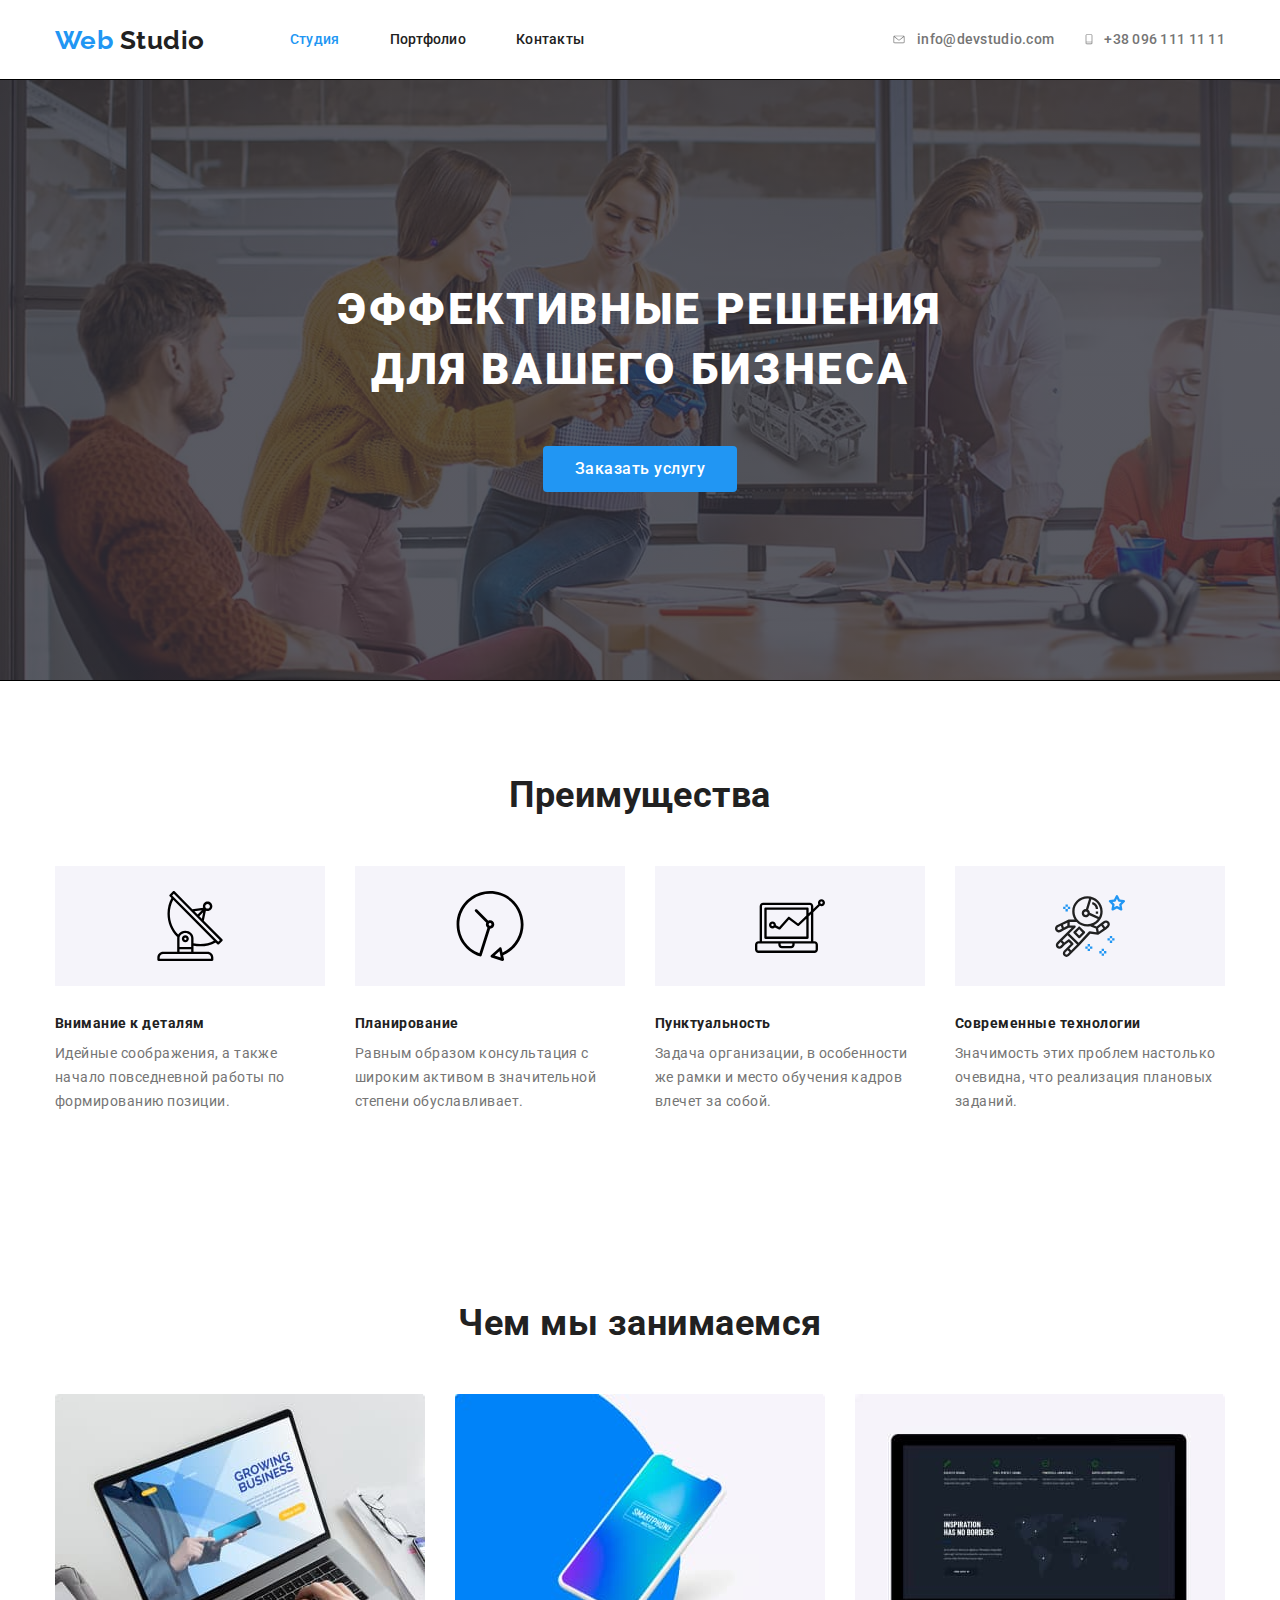
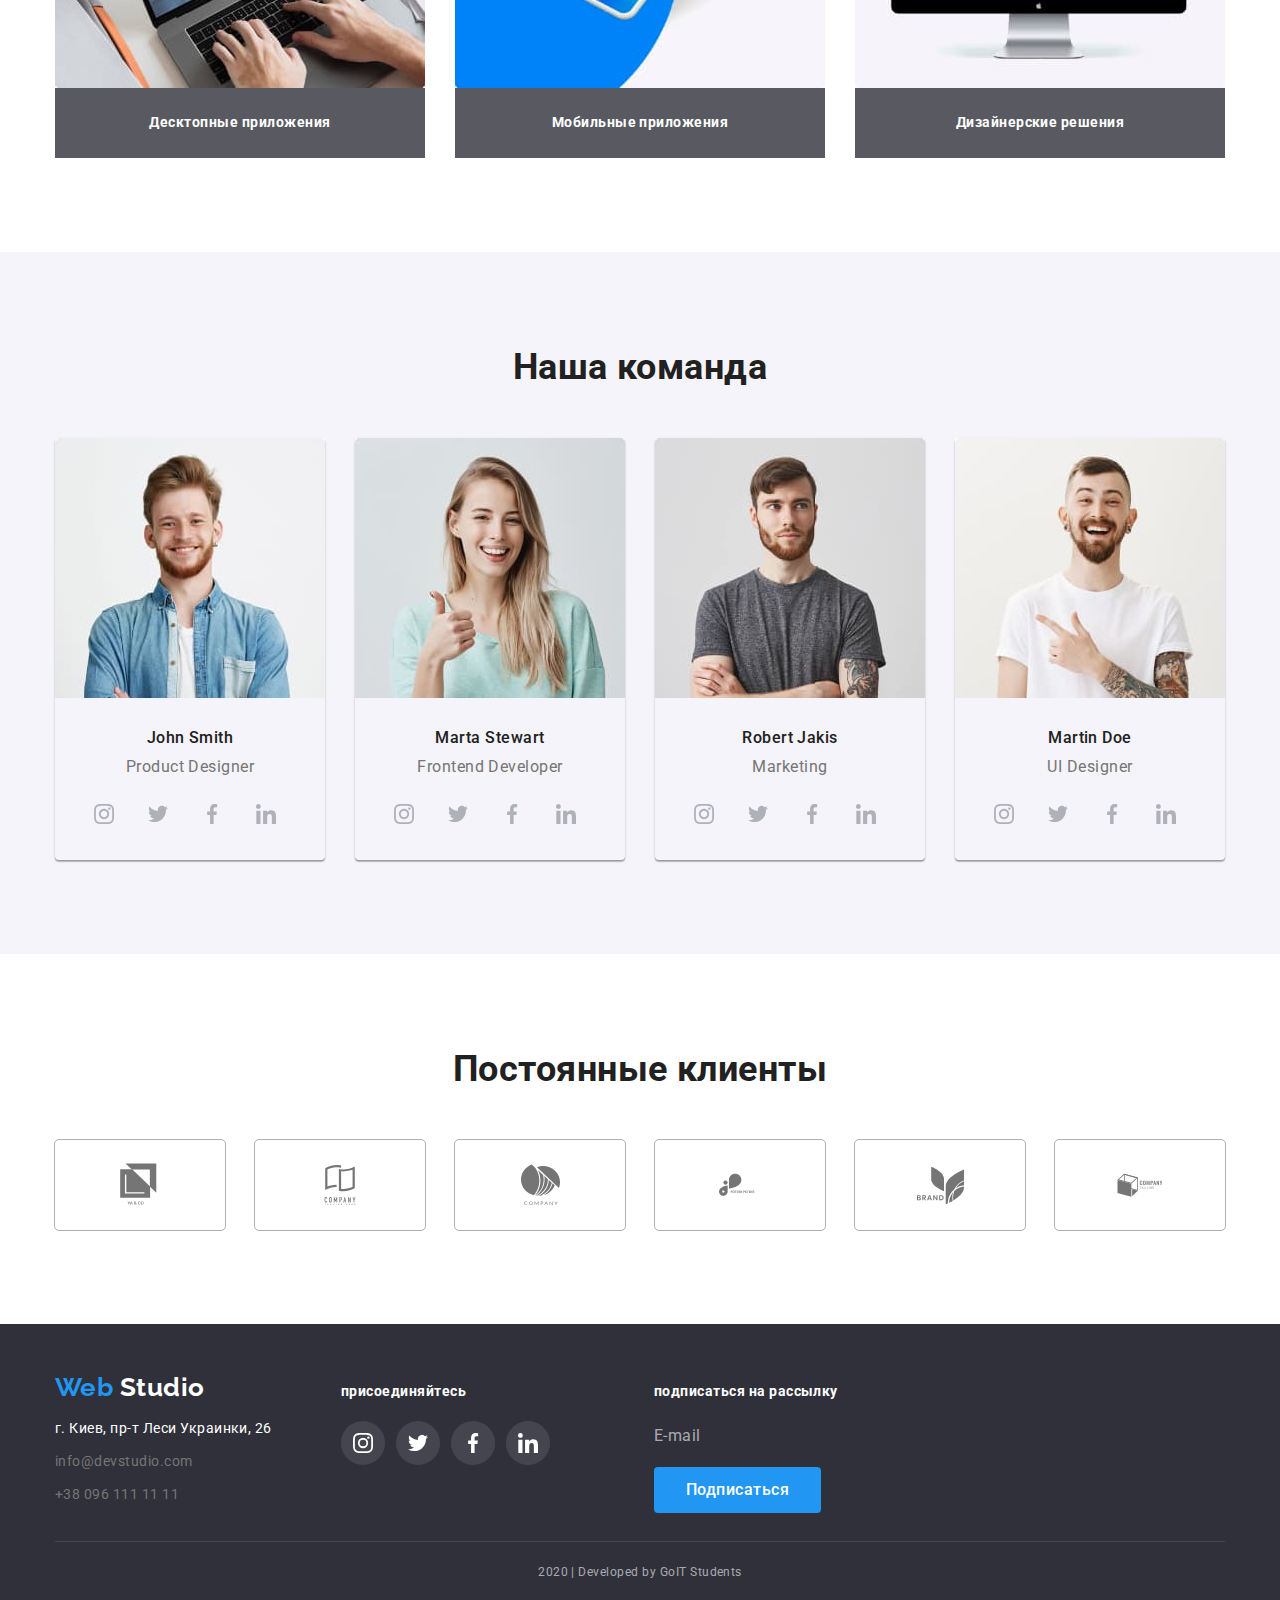
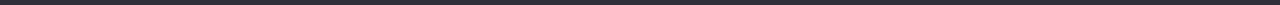
<file: index.html>
<!DOCTYPE html>
<html lang="ru">
  <head>
    <meta charset="UTF-8" />
    <meta name="viewport" content="width=device-width, initial-scale=1.0" />
    <title>Document</title>
    <link
      href="https://fonts.googleapis.com/css2?family=Raleway:wght@700&family=Roboto:wght@400;500;700;900&display=swap"
      rel="stylesheet"
    />
    <link
      rel="stylesheet"
      href="https://cdnjs.cloudflare.com/ajax/libs/modern-normalize/0.6.0/modern-normalize.min.css"
    />
    <link rel="stylesheet" href="./css/common.css" />
    <link rel="stylesheet" href="./css/main.css" />
  </head>
  <body class="body-page">
    <header class="page-header">
      <!-- Шапка -->
      <nav class="container main-nav">
        <!-- Логотип -->
        <a href="/" class="logo">
          Web <span class="logo color">Studio</span>
        </a>
        <!--Новигация-->
        <ul class="site-nav list">
          <li class="item"><a href="./index.html" class="link current">Студия</a></li>
          <li class="item">
            <a href="./portfolio.html" class="link">Портфолио</a>
          </li>
          <li class="item"><a href="/" class="link">Контакты</a></li>
        </ul>
        <!--Контакты-->
        <ul class="contact-nav list">
          <li class="item">
            <a href="mailto:info@devstudio.com" class="link"><svg class="icon-envelope" width="16" height="11"><use href="./img/symbol-defs.svg#icon-envelope"></use></svg>info@devstudio.com </a> 
          </li>
          <li class="item">
            <a href="tel:+380961111111" class="link"><svg class="icon-vector" width="10" height="15"><use href="./img/symbol-defs.svg#icon-Vector"></use></svg>+38 096 111 11 11</a>
          </li>
        </ul>
      </nav>
    </header>
    <main>
      <!--Герой!-->
      <section class="hero">
        <h1 class="hero-title">
          Эффективные решения<br />
          для вашего бизнеса
        </h1>
        <!--Кнопка-->
        <a href="/" class="button primary">Заказать услугу</a>
      </section>
      <!--Преимущества-->
      <section class="section">
        <div class="container">
          <h2 class="section-title">Преимущества</h2>
          <ul class="feature-list list">
            <li class="item">
              <div class="icon-feature">
              <svg class="icon-antenna" width="70" height="70"><use href="./img/symbol-defs.svg#icon-antenna"></use></svg></div>
              <h3 class="title">Внимание к деталям</h3>
              <p class="text">
                Идейные соображения, а также начало повседневной работы по
                формированию позиции.
              </p>
            </li>

            <li class="item">
              <div class="icon-feature">
              <svg class="icon-clock" width="70" height="70"><use href="./img/symbol-defs.svg#icon-Clock"></use></svg></div>
              <h3 class="title">Планирование</h3>
              <p class="text">
                Равным образом консультация с широким активом в значительной
                степени обуславливает.
              </p>
            </li>

            <li class="item">
              <div class="icon-feature">
                <svg class="icon-picture" width="70" height="70"><use href="./img/symbol-defs.svg#icon-Picture"></use></svg></div>
              <h3 class="title">Пунктуальность</h3>
              <p class="text">
                Задача организации, в особенности же рамки и место обучения
                кадров влечет за собой.
              </p>
            </li>

            <li class="item">
              <div class="icon-feature">
              <svg class="icon-picture last" width="70" height="70"><use href="./img/symbol-defs.svg#icon-Picture1"></use></svg></div>
              <h3 class="title">Современные технологии</h3>
              <p class="text">
                Значимость этих проблем настолько очевидна, что реализация
                плановых заданий.
              </p>
            </li>
          </ul>
        </div>
      </section>
      <!-- Чем мы занимаемся -->
      <section class="section">
        <div class="container">
          <h2 class="section-title">Чем мы занимаемся</h2>
          <ul class="skill-list list">
            <li class="item">
              <img
                class="image"
                src="./img/img1.jpg"
                alt="ноутбук"
                width="370"
              />
              <h3 class="title">Десктопные приложения</h3>
            </li>

            <li class="item">
              <img
                class="image"
                src="./img/img2.jpg"
                alt="смартфон"
                width="370"
              />
              <h3 class="title">Мобильные приложения</h3>
            </li>

            <li class="item">
              <img
                class="image"
                src="./img/img3.jpg"
                alt="монитор"
                width="370"
              />
              <h3 class="title">Дизайнерские решения</h3>
            </li>
          </ul>
        </div>
      </section>
      <!-- Наша команда -->
      <section class="section team">
        <div class="container">
          <h2 class="section-title">Наша команда</h2>
          <ul class="team-list list">
            <li class="item">
              <img
                class="foto"
                src="./img/foto1.jpg"
                alt="фото сотрудника1"
                width="270"
              />
              <h3 class="title">John Smith</h3>
              <p class="specialty">Product Designer</p>
              <ul class="socials list">
                <li class="name">
                  <a href="/" class="icon"
                    ><svg class="icon-socials" width="20" height="20"><use href="./img/symbol-defs.svg#icon-instagram"></use></svg></a>
                </li>
                <li class="name">
                  <a href="/" class="icon"
                    ><svg class="icon-socials" width="20" height="20"><use href="./img/symbol-defs.svg#icon-twitter"></use></svg></a>
                </li>
                <li class="name">
                  <a href="/" class="icon"
                    ><svg class="icon-socials" width="20" height="20"><use href="./img/symbol-defs.svg#icon-facebook"></use></svg></a>
                </li>
                <li class="name">
                  <a href="/" class="icon"
                    ><svg class="icon-socials" width="20" height="20"><use href="./img/symbol-defs.svg#icon-linkedin"></use></svg></a>
                </li>
              </ul>
            </li>
            <li class="item">
              <img
                class="foto"
                src="./img/foto2.jpg"
                alt="фото сотрудника2"
                width="270"
              />
              <h3 class="title">Marta Stewart</h3>
              <p class="specialty">Frontend Developer</p>
              <ul class="socials list">
                <li class="name">
                  <a href="/" class="icon"
                    ><svg class="icon-socials" width="20" height="20"><use href="./img/symbol-defs.svg#icon-instagram"></use></svg></a>
                </li>
                <li class="name">
                  <a href="/" class="icon"
                    ><svg class="icon-socials" width="20" height="20"><use href="./img/symbol-defs.svg#icon-twitter"></use></svg></a>
                </li>
                <li class="name">
                  <a href="/" class="icon"
                    ><svg class="icon-socials" width="20" height="20"><use href="./img/symbol-defs.svg#icon-facebook"></use></svg></a>
                </li>
                <li class="name">
                  <a href="/" class="icon"
                    ><svg class="icon-socials" width="20" height="20"><use href="./img/symbol-defs.svg#icon-linkedin"></use></svg></a>
                </li>
              </ul>
            </li>
            <li class="item">
              <img
                class="foto"
                src="./img/foto3.jpg"
                alt="фото сотрудника3"
                width="270"
              />
              <h3 class="title">Robert Jakis</h3>
              <p class="specialty">Marketing</p>
              <ul class="socials list">
                <li class="name">
                  <a href="/" class="icon"
                    ><svg class="icon-socials" width="20" height="20"><use href="./img/symbol-defs.svg#icon-instagram"></use></svg></a>
                </li>
                <li class="name">
                  <a href="/" class="icon"
                    ><svg class="icon-socials" width="20" height="20"><use href="./img/symbol-defs.svg#icon-twitter"></use></svg></a>
                </li>
                <li class="name">
                  <a href="/" class="icon"
                    ><svg class="icon-socials" width="20" height="20"><use href="./img/symbol-defs.svg#icon-facebook"></use></svg></a>
                </li>
                <li class="name">
                  <a href="/" class="icon"
                    ><svg class="icon-socials" width="20" height="20"><use href="./img/symbol-defs.svg#icon-linkedin"></use></svg></a>
                </li>
              </ul>
            </li>
            <li class="item">
              <img
                class="foto"
                src="./img/foto4.jpg"
                alt="фото сотрудника4"
                width="270"
              />
              <h3 class="title">Martin Doe</h3>
              <p class="specialty">UI Designer</p>
              <ul class="socials list">
                <li class="name">
                  <a href="/" class="icon"
                    ><svg class="icon-socials" width="20" height="20"><use href="./img/symbol-defs.svg#icon-instagram"></use></svg></a>
                </li>
                <li class="name">
                  <a href="/" class="icon"
                    ><svg class="icon-socials" width="20" height="20"><use href="./img/symbol-defs.svg#icon-twitter"></use></svg></a>
                </li>
                <li class="name">
                  <a href="/" class="icon"
                    ><svg class="icon-socials" width="20" height="20"><use href="./img/symbol-defs.svg#icon-facebook"></use></svg></a>
                </li>
                <li class="name">
                  <a href="/" class="icon"
                    ><svg class="icon-socials" width="20" height="20"><use href="./img/symbol-defs.svg#icon-linkedin"></use></svg></a>
                </li>
              </ul>
            </li>
          </ul>
        </div>
      </section>
      <!-- Постоянные клиенты -->
      <section class="section">
        <div class="container">
          <h2 class="section-title">Постоянные клиенты</h2>
          <ul class="client-list list">
            <li class="item">
              <a href="/" class="company-link"
                ><svg class="icon-client" width="44" height="49"><use href="./img/symbol-defs.svg#icon-Client1"></use></svg></a>
            </li>
            <li class="item">
              <a href="/" class="company-link"
                ><svg class="icon-client" width="40" height="52"><use href="./img/symbol-defs.svg#icon-Client2"></use></svg></a>
            </li>
            <li class="item">
              <a href="/" class="company-link"
                ><svg class="icon-client" width="41" height="42"><use href="./img/symbol-defs.svg#icon-Client3"></use></svg></a>
            </li>
            <li class="item">
              <a href="/" class="company-link"
                ><svg class="icon-client" width="80" height="42"><use href="./img/symbol-defs.svg#icon-Client4"></use></svg></a>
            </li>
            <li class="item">
              <a href="/" class="company-link"
                ><svg class="icon-client" width="59" height="47"><use href="./img/symbol-defs.svg#icon-Client5"></use></svg></a>
            </li>
            <li class="item">
              <a href="/" class="company-link"
                ><svg class="icon-client" width="88" height="45"><use href="./img/symbol-defs.svg#icon-Client6"></use></svg></a>
            </li>
          </ul>
        </div>
      </section>
    </main>
    <!--Футер-->
    <footer class="footer">
      <div class="container">
        <div class="footer-content">
          <div>
            <a href="/" class="logo">
              Web <span class="logo footer">Studio</span>
            </a>
            <address class="address">
              <p class="geo">г. Киев, пр-т Леси Украинки, 26</p>
              <a href="mailto:info@devstudio.com" class="mail"
                >info@devstudio.com</a
              >
              <a href="tel:+380961111111" class="contact"> +38 096 111 11 11</a>
            </address>
          </div>
          <div class="join">
            <p class="subscription">присоединяйтесь</p>
            <ul class="socials-netwok list">
              <li>
                <a href="" class="link instagram" aria-label="Ссылка на Instagram"></a>
              </li>
              <li>
                <a href="" class="link twitter" aria-label="Ссылка на Twitter"></a>
              </li>
              <li>
                <a href="" class="link facebook" aria-label="Ссылка на Facebook"></a>
              </li>
              <li>
                <a href="" class="link linkedin" aria-label="Ссылка на LinkedIn"></a>
              </li>
            </ul>
          </div>
          <div>
            <p class="subscription">подписаться на рассылку</p>
            <p class="email">E-mail</p>
            <a href="/" class="button primary">Подписаться</a>
          </div>
        </div>
        <p class="copyright">2020 | Developed by GoIT Students</p>
      </div>
    </footer>
  </body>
</html>
</file>
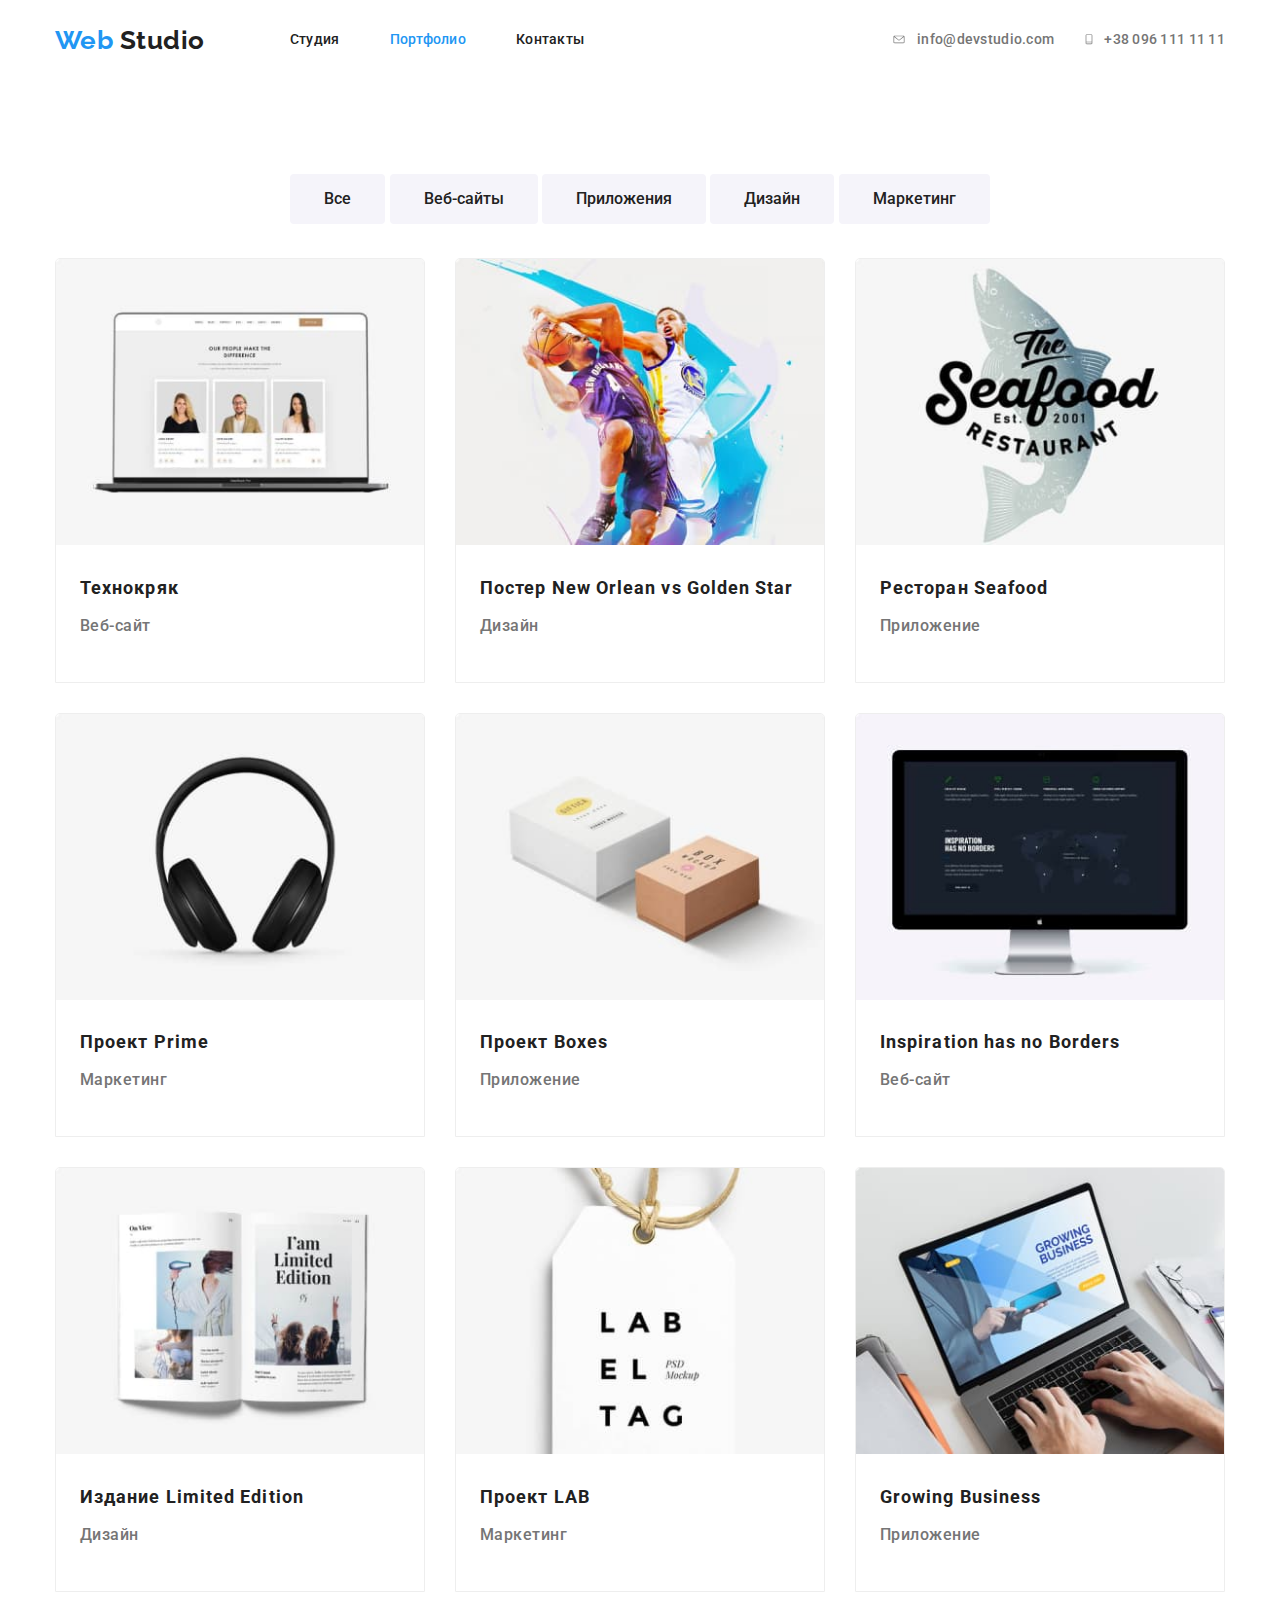
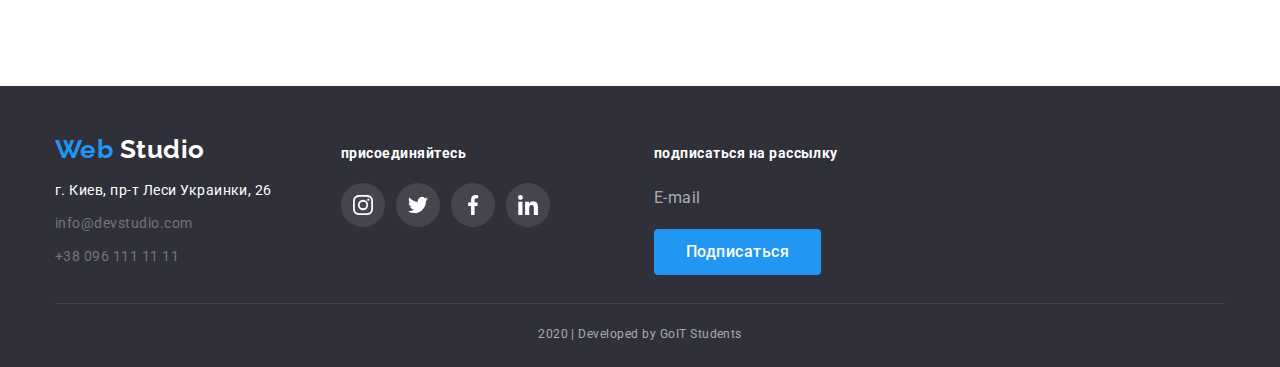
<file: portfolio.html>
<!DOCTYPE html>
<html lang="ru">
  <head>
    <meta charset="UTF-8" />
    <meta name="viewport" content="width=device-width, initial-scale=1.0" />
    <title>Document</title>
    <link
      href="https://fonts.googleapis.com/css2?family=Raleway:wght@700&family=Roboto:wght@400;500;700;900&display=swap"
      rel="stylesheet"
    />
    <link
      rel="stylesheet"
      href="https://cdnjs.cloudflare.com/ajax/libs/modern-normalize/0.6.0/modern-normalize.min.css"
    />
    <link rel="stylesheet" href="./css/common.css" />
    <link rel="stylesheet" href="./css/main.css" />
  </head>
  <body class="body-page">
    <header class="page-header">
      <!-- Шапка -->
      <nav class="container main-nav">
        <!-- Логотип -->
        <a href="/" class="logo">
          Web <span class="logo color">Studio</span>
        </a>
        <!--Новигация-->
        <ul class="site-nav list">
          <li class="item"><a href="./index.html" class="link">Студия</a></li>
          <li class="item">
            <a href="./portfolio.html" class="link current">Портфолио</a>
          </li>
          <li class="item"><a href="/" class="link">Контакты</a></li>
        </ul>
        <!--Контакты-->
        <ul class="contact-nav list">
          <li class="item">
            <a href="mailto:info@devstudio.com" class="link"><svg class="icon-envelope" width="16" height="11"><use href="./img/symbol-defs.svg#icon-envelope"></use></svg>info@devstudio.com </a> 
          </li>
          <li class="item">
            <a href="tel:+380961111111" class="link"><svg class="icon-vector" width="10" height="15"><use href="./img/symbol-defs.svg#icon-Vector"></use></svg>+38 096 111 11 11</a>
          </li>
        </ul>
      </nav>
    </header>
    <!-- Портфолио работ -->
    <section class="section">
      <div class="container">
        <!-- <h1 class="section-title">Портфолио работ</h1> -->
        <div class="section-button">
          <button type="button" class="button secondary">Все</button>
          <button type="button" class="button secondary">Веб-сайты</button>
          <button type="button" class="button secondary">Приложения</button>
          <button type="button" class="button secondary">Дизайн</button>
          <button type="button" class="button secondary">Маркетинг</button>
        </div>
        <ul class="portfolio-list list">
          <li class="item">
            <a href="/" class="link">
              <img src="./img/portfolio1.jpg" alt="Фото работы 1" width="370" />
              <div class="desc-card">
                <h2 class="title">Технокряк</h2>
                <p class="subtitle">Веб-сайт</p>
                <!-- <p class="text">
                  Технокряк это современная площадка распространения
                  коронавируса. Компании используют эту платформу для цифрового
                  шпионажа и атак на защищённые сервера конкурентов.
                </p> -->
              </div>
            </a>
          </li>
          <li class="item">
            <a href="/" class="link">
              <img src="./img/portfolio2.jpg" alt="Фото работы 2" width="370" />
              <div class="desc-card">
                <h2 class="title">Постер New Orlean vs Golden Star</h2>
                <p class="subtitle">Дизайн</p>
                <!-- <p class="text">
                  Технокряк это современная площадка распространения
                  коронавируса. Компании используют эту платформу для цифрового
                  шпионажа и атак на защищённые сервера конкурентов.
                </p> -->
              </div>
            </a>
          </li>
          <li class="item">
            <a href="/" class="link">
              <img src="./img/portfolio3.jpg" alt="Фото работы 3" width="370" />
              <div class="desc-card">
                <h2 class="title">Ресторан Seafood</h2>
                <p class="subtitle">Приложение</p>
                <!-- <p class="text">
                  Технокряк это современная площадка распространения
                  коронавируса. Компании используют эту платформу для цифрового
                  шпионажа и атак на защищённые сервера конкурентов.
                </p> -->
              </div>
            </a>
          </li>
          <li class="item">
            <a href="/" class="link">
              <img src="./img/portfolio4.jpg" alt="Фото работы 4" width="370" />
              <div class="desc-card">
                <h2 class="title">Проект Prime</h2>
                <p class="subtitle">Маркетинг</p>
                <!-- <p class="text">
                  Технокряк это современная площадка распространения
                  коронавируса. Компании используют эту платформу для цифрового
                  шпионажа и атак на защищённые сервера конкурентов.
                </p> -->
              </div>
            </a>
          </li>
          <li class="item">
            <a href="/" class="link">
              <img src="./img/portfolio5.jpg" alt="Фото работы 5" width="370" />
              <div class="desc-card">
                <h2 class="title">Проект Boxes</h2>
                <p class="subtitle">Приложение</p>
                <!-- <p class="text">
                  Технокряк это современная площадка распространения
                  коронавируса. Компании используют эту платформу для цифрового
                  шпионажа и атак на защищённые сервера конкурентов.
                </p> -->
              </div>
            </a>
          </li>
          <li class="item">
            <a href="/" class="link">
              <img src="./img/portfolio6.jpg" alt="Фото работы 6" width="370" />
              <div class="desc-card">
                <h2 class="title">Inspiration has no Borders</h2>
                <p class="subtitle">Веб-сайт</p>
                <!-- <p class="text">
                  Технокряк это современная площадка распространения
                  коронавируса. Компании используют эту платформу для цифрового
                  шпионажа и атак на защищённые сервера конкурентов.
                </p> -->
              </div>
            </a>
          </li>
          <li class="item">
            <a href="/" class="link">
              <img src="./img/portfolio7.jpg" alt="Фото работы 7" width="370" />
              <div class="desc-card">
                <h2 class="title">Издание Limited Edition</h2>
                <p class="subtitle">Дизайн</p>
                <!-- <p class="text">
                  Технокряк это современная площадка распространения
                  коронавируса. Компании используют эту платформу для цифрового
                  шпионажа и атак на защищённые сервера конкурентов.
                </p> -->
              </div>
            </a>
          </li>
          <li class="item">
            <a href="/" class="link">
              <img src="./img/portfolio8.jpg" alt="Фото работы 8" width="370" />
              <div class="desc-card">
                <h2 class="title">Проект LAB</h2>
                <p class="subtitle">Маркетинг</p>
                <!-- <p class="text">
                  Технокряк это современная площадка распространения
                  коронавируса. Компании используют эту платформу для цифрового
                  шпионажа и атак на защищённые сервера конкурентов.
                </p> -->
              </div>
            </a>
          </li>
          <li class="item">
            <a href="/" class="link">
              <img src="./img/portfolio9.jpg" alt="Фото работы 9" width="370" />
              <div class="desc-card">
                <h2 class="title">Growing Business</h2>
                <p class="subtitle">Приложение</p>
                <!-- <p class="text">
                  Технокряк это современная площадка распространения
                  коронавируса. Компании используют эту платформу для цифрового
                  шпионажа и атак на защищённые сервера конкурентов.
                </p> -->
              </div>
            </a>
          </li>
        </ul>
      </div>
    </section>
    <!--Футер-->
    <!--Футер-->
    <footer class="footer">
      <div class="container">
        <div class="footer-content">
          <div>
            <a href="/" class="logo">
              Web <span class="logo footer">Studio</span>
            </a>
            <address class="address">
              <p class="geo">г. Киев, пр-т Леси Украинки, 26</p>
              <a href="mailto:info@devstudio.com" class="mail"
                >info@devstudio.com</a
              >
              <a href="tel:+380961111111" class="contact"> +38 096 111 11 11</a>
            </address>
          </div>
          <div class="join">
            <p class="subscription">присоединяйтесь</p>
            <ul class="socials-netwok list">
              <li>
                <a href="" class="link instagram" aria-label="Ссылка на Instagram"></a>
              </li>
              <li>
                <a href="" class="link twitter" aria-label="Ссылка на Twitter"></a>
              </li>
              <li>
                <a href="" class="link facebook" aria-label="Ссылка на Facebook"></a>
              </li>
              <li>
                <a href="" class="link linkedin" aria-label="Ссылка на LinkedIn"></a>
              </li>
            </ul>
          </div>
          <div>
            <p class="subscription">подписаться на рассылку</p>
            <p class="email">E-mail</p>
            <a href="/" class="button primary">Подписаться</a>
          </div>
        </div>
        <p class="copyright">2020 | Developed by GoIT Students</p>
      </div>
    </footer>
  </body>
</html>
</file>
<file: css/common.css>
:root {
  --primary-text-color: #757575;
  --title-text-color: #212121;
  --accent-color: #2196f3;
  --primary-white-color: #ffffff;
  --bg-grey-color: #f5f4fa;
  --bg-dark-grey-color: #2f303a;
  --footer-text-color: rgba(255, 255, 255, 0.6);
  --bg-body-grey-color: rgba(47, 48, 58, 0.8);
}

.body-page {
  background-color: var(--primary-white-color);
  color: var(--primary-text-color);
  font-family: Roboto, sans-serif;
  letter-spacing: 0.03em;
}

/* Контейнер */
.container {
  margin-left: auto;
  margin-right: auto;
  /* outline: 2px solid blueviolet; */
  width: 1200px;
  padding-left: 15px;
  padding-right: 15px;
}

/* Утилиты*/
.list {
  list-style: none;
  padding: 0;
  margin: 0;
}
.link {
  text-decoration: none;
  font-family: inherit;
  color: inherit;
}
.image {
  display: block;
}

/* Шапка*/
.page-header {
  margin-top: auto;
  margin-bottom: auto;
}

.main-nav {
  display: flex;
  align-items: center;
}

/* Логотип */
.logo {
  color: var(--accent-color);
  font-family: Raleway, sans-serif;
  font-weight: 700;
  font-size: 26px;
  line-height: 1.19;
  text-decoration: none;
}
.logo.color {
  color: var(--title-text-color);
}
/* Новигация */
.site-nav {
  display: flex;
  margin-top: 0;
  margin-bottom: 0;
  margin-left: 85px;
}
.site-nav .item:not(:last-child) {
  margin-right: 50px;
}
.site-nav .link {
  padding-top: 32px;
  padding-bottom: 32px;
  display: block;

  color: var(--title-text-color);
  font-weight: 500;
  font-size: 14px;
  line-height: 1.14;
  letter-spacing: 0.02em;
  text-decoration: none;
}
.site-nav .link:hover,
.site-nav .link:focus {
  color: var(--accent-color);
}
.site-nav .link.current {
  color: var(--accent-color);
}

/* Контакты  */
.contact-nav {
  display: flex;
  margin-left: auto;
  align-items: center;
}
.contact-nav .item:not(:last-child) {
  margin-right: 30px;
}
.contact-nav .link {
  display: flex;
  align-items: center;
  color: var(--primary-text-color);
  font-weight: 500;
  font-size: 14px;
  line-height: 1.14;
  letter-spacing: 0.02em;
  text-decoration: none;
}
/* .contact-nav .link {fill: var(--primary-text-color);} */

.contact-nav .link:hover,
.contact-nav .link:focus {
  color: var(--accent-color);
}
.icon-envelope {
  margin-right: 10px;
  cursor: pointer;
  fill: currentColor;
}
/* .icon-envelope:hover,.icon-envelope:focus{fill: currentColor;} */

.icon-vector{
  margin-right: 10px;
  cursor: pointer;
  fill: currentColor;
}
/* .icon-vector:hover,.icon-vector:focus{fill: currentColor;} */


/* Кнопки */
.button {
  display: inline-block;
  border-radius: 4px;
  padding: 10px 32px;
  /* min-width: 200px; */
  margin-top: auto;
  margin-bottom: auto;

  background-color: var(--primary-white-color);
  color: var(--title-text-color);

  font-weight: 500;
  font-size: 16px;
  line-height: 1.62;
  text-decoration: none;
  text-align: center;
}
.button.primary {
  background-color: var(--accent-color);
  color: var(--primary-white-color);
}

.button.secondary {border-color: transparent;
background-color: var(--bg-grey-color);}
.button.secondary:hover,
.button.secondary:focus {
  background-color: var(--accent-color);
  color: var(--primary-white-color);
  text-align: center;
  box-shadow: 0px 2px 2px rgba(0, 0, 0, 0.12), 0px 1px 2px rgba(0, 0, 0, 0.08), 0px 3px 1px rgba(0, 0, 0, 0.1);
}


/* Футер */
.footer {
  padding-top: 48px;
  color: var(--primary-white-color);
  background-color: var(--bg-dark-grey-color);
}
.footer-content {
  display: flex;
  align-items: baseline;
  margin-bottom: 28px;
}
.address {
  display: flex;
  margin-bottom: auto;
  margin-top: auto;
  margin-right: 69px;
  flex-direction: column;
  align-items: baseline;

  color: var(--primary-text-color);
  font-weight: normal;
  font-size: 14px;
  line-height: 1.71;
  font-style: normal;
}
.geo {
  margin-bottom: 9px;
  color: var(--primary-white-color);
}
.mail {
  margin-bottom: 9px;
  text-decoration: none;
  color: inherit;
}
.contact {
  text-decoration: none;
  color: inherit;
}

.subscription {
  margin-top: auto;
  margin-bottom: 21px;
  font-weight: 700;
  font-size: 14px;
  line-height: 1.14;
}
.email {
  color: var(--footer-text-color);
  font-size: 16px;
  line-height: 1.87;
  display: flex;
  align-items: center;
}
.socials-netwok {
  display: flex;
}
.socials-netwok .link {
  margin-top: auto;
  margin-left: auto;
  margin-right: 11px;
  display: block;
  width: 44px;
  height: 44px;
  background-color: rgba(255, 255, 255, 0.1);
  background-repeat: no-repeat;
  background-position: center;
  border-radius: 50%;
}

.socials-netwok .link:nth-child(4n) {
  margin-right: auto;
}

.socials-netwok .instagram {
  background-image: url(../img/instagram-footer.svg);
}

.socials-netwok .twitter {
  background-image: url(../img/twitter-footer.svg);
}

.socials-netwok .facebook {
  background-image: url(../img/facebook-footer.svg);
}
.socials-netwok .linkedin { background-image: url(../img/linkedin-footer.svg);}

.socials-netwok .link:hover,
.socials-netwok .link:focus {
  background-color: var(--accent-color);
}
.join {
  margin-right: 93px;
  align-items: baseline;
}

.copyright {
  margin-top: auto;
  margin-bottom: auto;
  padding-top: 18px;
  padding-bottom: 21px;
  border-top: 1px solid rgba(255, 255, 255, 0.1);

  color: var(--footer-text-color);
  font-size: 12px;
  line-height: 2;
  text-align: center;
}
</file>
<file: css/main.css>
/* цвет основного текста  #757575  */
/* вторичный цвет #212121 */
/* цвет логотпа, ссылок при наведении и акцент #2196F3 */
/* белый цвет #FFFFFF */
/*цвет в футере rgba(255, 255, 255, 0.6);*/
/* цвет фона кнопок #F5F4FA */

/* Стили для index.html */

/* Герой */

.hero {
  text-align: center;
  margin-top: auto;
  margin-bottom: auto;
  margin-left: auto;
  margin-right: auto;
  padding-top: 200px;
  padding-bottom: 200px;
  background-color: darkgrey;
  max-width: 1600px;
  height: 600px;
  outline: 1px solid black;
  background-image: linear-gradient(
      to right,
      rgba(47, 48, 58, 0.8),
      rgba(47, 48, 58, 0.8)
    ),
    url("../img/Header.jpg");
  background-repeat: no-repeat;
  background-size: cover;
}

.hero-title {
  margin-top: 0px;
  margin-bottom: 46px;

  color: var(--primary-white-color);
  font-weight: 900;
  font-size: 44px;
  line-height: 1.36;
  text-align: center;
  letter-spacing: 0.06em;
  text-transform: uppercase;
}

/* Секции  */
.section {
  padding-top: 94px;
  padding-bottom: 94px;
}

.section-title {
  margin-top: 0;
  margin-bottom: 50px;
  color: var(--title-text-color);
  font-weight: 700;
  font-size: 36px;
  line-height: 1.17;
  text-align: center;
}

/* Преимущества */
.feature-list {
  display: flex;
  flex-wrap: wrap;
  margin-top: auto;
  margin-bottom: auto;
}
.feature-list .item {
  width: 270px;
  margin-right: 30px;
  margin-top: auto;
  margin-bottom: auto;
}
.feature-list .item:nth-child(4n) {
  margin-right: 0;
}

.icon-feature {
  display: flex;
  justify-content: center;
  align-items: center;
  margin-top: 0;
  margin-bottom: 30px;
  background-color: var(--bg-grey-color);
  width: 270px;
  height: 120px;
}


.feature-list .title {
  margin-top: 0;
  margin-bottom: 10px;
  color: var(--title-text-color);
  font-weight: 700;
  font-size: 14px;
  line-height: 1.14;
}
.feature-list .text {
  margin-top: 0;
  margin-bottom: 0;
  font-size: 14px;
  line-height: 1.71;
}

/* Чем мы занимаемся */
.skill-list {
  display: flex;
  flex-wrap: wrap;
  margin-top: auto;
  margin-bottom: auto;
}

.skill-list .item {
  width: 370px;
  margin-right: 30px;
  margin-top: auto;
  margin-bottom: auto;
}
.skill-list .item:nth-child(3n) {
  margin-right: auto;
}

.skill-list .title {
  margin-top: 0;
  margin-bottom: 0px;
  padding: 27px 82px;

  background-color: var(--bg-body-grey-color);
  color: var(--primary-white-color);
  font-weight: 700;
  font-size: 14px;
  line-height: 1.14;
  text-align: center;
}

/* Наша команда */
.team-list {
  display: flex;
  flex-wrap: wrap;
  margin-top: auto;
  margin-bottom: auto;
}

.team-list .item {
  margin-right: 30px;
  margin-top: auto;
  margin-bottom: auto;
  padding-bottom: 24px;
  box-shadow: 0px 2px 1px rgba(0, 0, 0, 0.2), 0px 1px 1px rgba(0, 0, 0, 0.14),
    0px 1px 3px rgba(0, 0, 0, 0.12);
  border-radius: 4px;
}

.team-list .item:nth-child(4n) {
  margin-right: auto;
}

.team-list .foto {
  display: block;
  margin-bottom: 30px;
}

.team {
  background-color: var(--bg-grey-color);
}

.team-list .title {
  margin-top: auto;
  margin-bottom: 10px;
  color: var(--title-text-color);
  font-weight: 500;
  font-size: 16px;
  line-height: 1.19;
  text-align: center;
}
.team-list .specialty {
  margin-top: 0;
  margin-bottom: 16px;
  font-size: 16px;
  line-height: 1.19;
  text-align: center;
}

.socials {
  display: flex;
  margin-top: 0;
  /* margin-left: 32px;
  margin-right: 32px; */
  justify-content: center;
}

.icon {
  margin-right: 10px;
  width: 44px;
  height: 44px;
  display: flex;
  align-items: center;
  justify-content: center;
  border-radius: 50%;
  color: #AFB1B8;
}

.icon:nth-child(4n) {
  margin-right: 0;
}
/* .socials .icon {fill: #AFB1B8;} */

.socials .icon:hover, 
.socials .icon:focus {color: #ffffff;}

.icon:hover,.icon:focus {background-color: var(--accent-color);}

.icon-socials {fill: currentColor}
.icon-socials:focus,.icon-socials:hover {fill: #ffffff;}


/* Постоянные клиенты */
.client-list {
  display: flex;
  flex-wrap: nowrap;
  margin-top: auto;
  margin-bottom: auto;
  justify-content: center;
}

.client-list .item {margin-right: 30px;}
.client-list .item:nth-child(6n) {margin-right: 0;}

.company-link{
justify-content: center;
align-items: center;
display: flex;
color: var(--primary-text-color);
width: 170px;
height: 90px;
outline: 1px solid #AFB1B8;
border-radius: 4px;
/* margin-right: 30px; */
margin-top: auto;
margin-bottom: auto;
}
/* .company-link:nth-child(6n) {margin-right: 0;} */

/* .client-list .company-link {fill: #AFB1B8;} */

.client-list .company-link:hover,
.client-list .company-link:focus {outline: 1px solid var(--accent-color);
  color: var(--accent-color);
}

.icon-client {fill: currentColor}
/* .icon-client:hover, .icon-client:focus {fill: var(--accent-color);} */

/* Стили для portfolio.html */
.section-button {
  margin-top: 0;
  margin-bottom: 34px;
  text-align: center;
}
.portfolio-list {
  display: flex;
  flex-wrap: wrap;
  margin-top: auto;
  margin-bottom: auto;
}

.portfolio-list .item {
  width: 370px;
  margin-top: 0;
  margin-bottom: 30px;
  margin-right: 30px;
  background: #ffffff;
  border: 1px solid #eeeeee;
  border-top-right-radius: 5px;
  border-top-left-radius: 5px;
    overflow: hidden;
}

.portfolio-list .item:hover {box-shadow: 1px 4px 6px rgba(0, 0, 0, 0.16), 0px 4px 4px rgba(0, 0, 0, 0.06),
  0px 1px 1px rgba(0, 0, 0, 0.12);}

.portfolio-list .item:nth-child(3n) {
  margin-right: 0px;
}

.portfolio-list .item:nth-last-child(-n + 3) {
  margin-bottom: 0px;
}

.portfolio-list .title {
  font-weight: 700;
  font-size: 18px;
  line-height: 2;

  letter-spacing: 0.06em;
  color: var(--title-text-color);
  margin-top: 20px;
  margin-bottom: 4px;
}
.portfolio-list .subtitle {
  font-weight: 500;
  font-size: 16px;
  line-height: 2;
  margin-top: auto;
  margin-bottom: 20px;
}
.portfolio-list .text {
  font-weight: 500;
  font-size: 18px;
  line-height: 1.56;
  margin-top: auto;
  margin-bottom: auto;
}
.desc-card {
  padding-left: 24px;
  padding-right: 24px;
  padding-bottom: 20px;
}
</file>
